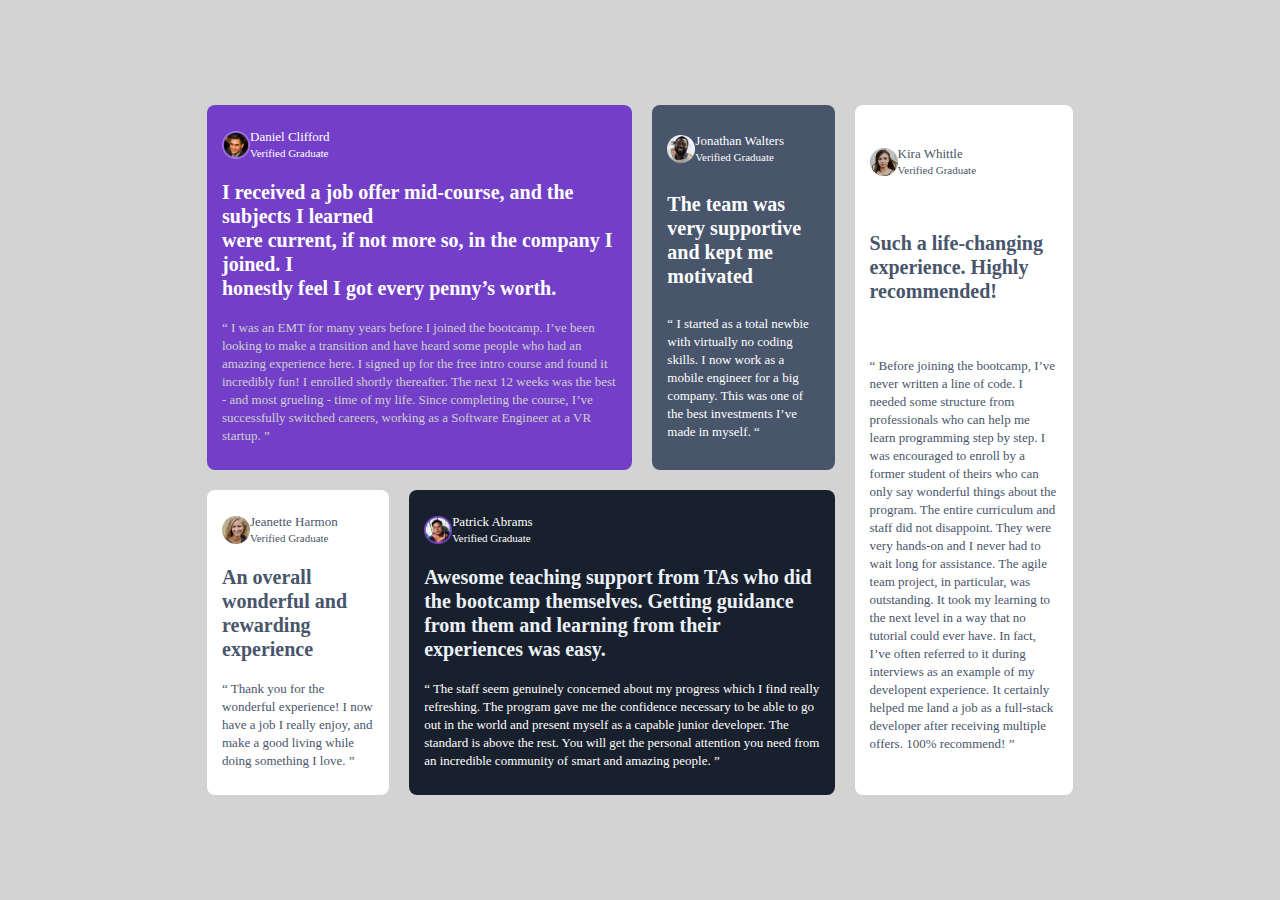
<file: index.html>
<!DOCTYPE html>
<html lang="en">
  <head>
    <meta charset="UTF-8" />
    <meta name="viewport" content="width=device-width, initial-scale=1.0" />
    <link rel="stylesheet" href="style.css" />
    <title>Document</title>
  </head>
  <body>
    <div class="container">
      <div class="boxviol">
        <div class="boxspace">
          <div class="boxhed">
            <img src="./images/deniel.png" alt="deniel" class="img" />
          </div>
          <div class="child_div">
            <h6 class="name">Daniel Clifford</h6>
            <span class="status colorw"> Verified Graduate</span>
          </div>
        </div>

        <h1 class="heading">
          I received a job offer mid-course, and the subjects I learned <br>were
          current, if not more so, in the company I joined. I <br>honestly feel I
          got every penny’s worth.
        </h1>
        <p class="about">
          “ I was an EMT for many years before I joined the bootcamp. I’ve been
          looking to make a transition and have heard some people who had an
          amazing experience here. I signed up for the free intro course and
          found it incredibly fun! I enrolled shortly thereafter. The next 12
          weeks was the best - and most grueling - time of my life. Since
          completing the course, I’ve successfully switched careers, working as
          a Software Engineer at a VR startup. ”
        </p>
      </div>

      <div class="boxgray">
        <div class="boxspace">
          <div class="boxhed">
            <img src="./images/jon.png" alt="jon" class="img" />
          </div>
          <div class="child_div">
            <h6 class="name">Jonathan Walters</h6>
            <span class="status colorw"> Verified Graduate</span>
          </div>
        </div>
        <h1 class="heading2">
          The team was very supportive and kept me motivated
        </h1>
        <p class="about2">
          “ I started as a total newbie with virtually no coding skills. I now
          work as a mobile engineer for a big company. This was one of the best
          investments I’ve made in myself. “
        </p>
      </div>
      <div class="boxwhite">
        <div class="boxspace">
          <div class="boxhed">
            <img src="./images/jen.png" alt="jen" class="img" />
          </div>
          <div class="child_div">
            <h6 class="name colorg">Jeanette Harmon</h6>
            <span class="status colorg"> Verified Graduate</span>
          </div>
        </div>

        <h1 class="heading3">An overall wonderful and rewarding experience</h1>
        <p class="about3">
          “ Thank you for the wonderful experience! I now have a job I really
          enjoy, and make a good living while doing something I love. ”
        </p>
      </div>
      <div class="boxblack">
        <div class="boxspace">
          <div class="boxhed">
            <img src="./images/patric.png" alt="patric" class="img" />
          </div>
          <div class="child_div">
            <h6 class="name" id="color">Patrick Abrams</h6>
            <span class="status colorw"> Verified Graduate</span>
          </div>
        </div>

        <h1 class="heading4">
          Awesome teaching support from TAs who did the bootcamp themselves.
          Getting guidance from them and learning from their experiences was
          easy.
        </h1>
        <p class="about4">
          “ The staff seem genuinely concerned about my progress which I find
          really refreshing. The program gave me the confidence necessary to be
          able to go out in the world and present myself as a capable junior
          developer. The standard is above the rest. You will get the personal
          attention you need from an incredible community of smart and amazing
          people. ”
        </p>
      </div>
      <div class="boxlarge">
        <div class="boxspace">
          <div class="boxhed">
            <img src="./images/kira.png" alt="kira" class="img" />
          </div>
          <div class="child_div">
            <h6 class="name colorg">Kira Whittle</h6>
            <span class="status colorg"> Verified Graduate</span>
          </div>
        </div>

        <h1 class="heading5">
          Such a life-changing experience. Highly recommended!
        </h1>
        <p class="about5">
          “ Before joining the bootcamp, I’ve never written a line of code. I
          needed some structure from professionals who can help me learn
          programming step by step. I was encouraged to enroll by a former
          student of theirs who can only say wonderful things about the program.
          The entire curriculum and staff did not disappoint. They were very
          hands-on and I never had to wait long for assistance. The agile team
          project, in particular, was outstanding. It took my learning to the
          next level in a way that no tutorial could ever have. In fact, I’ve
          often referred to it during interviews as an example of my developent
          experience. It certainly helped me land a job as a full-stack
          developer after receiving multiple offers. 100% recommend! ”
        </p>
      </div>
    </div>
  </body>
</html>
</file>
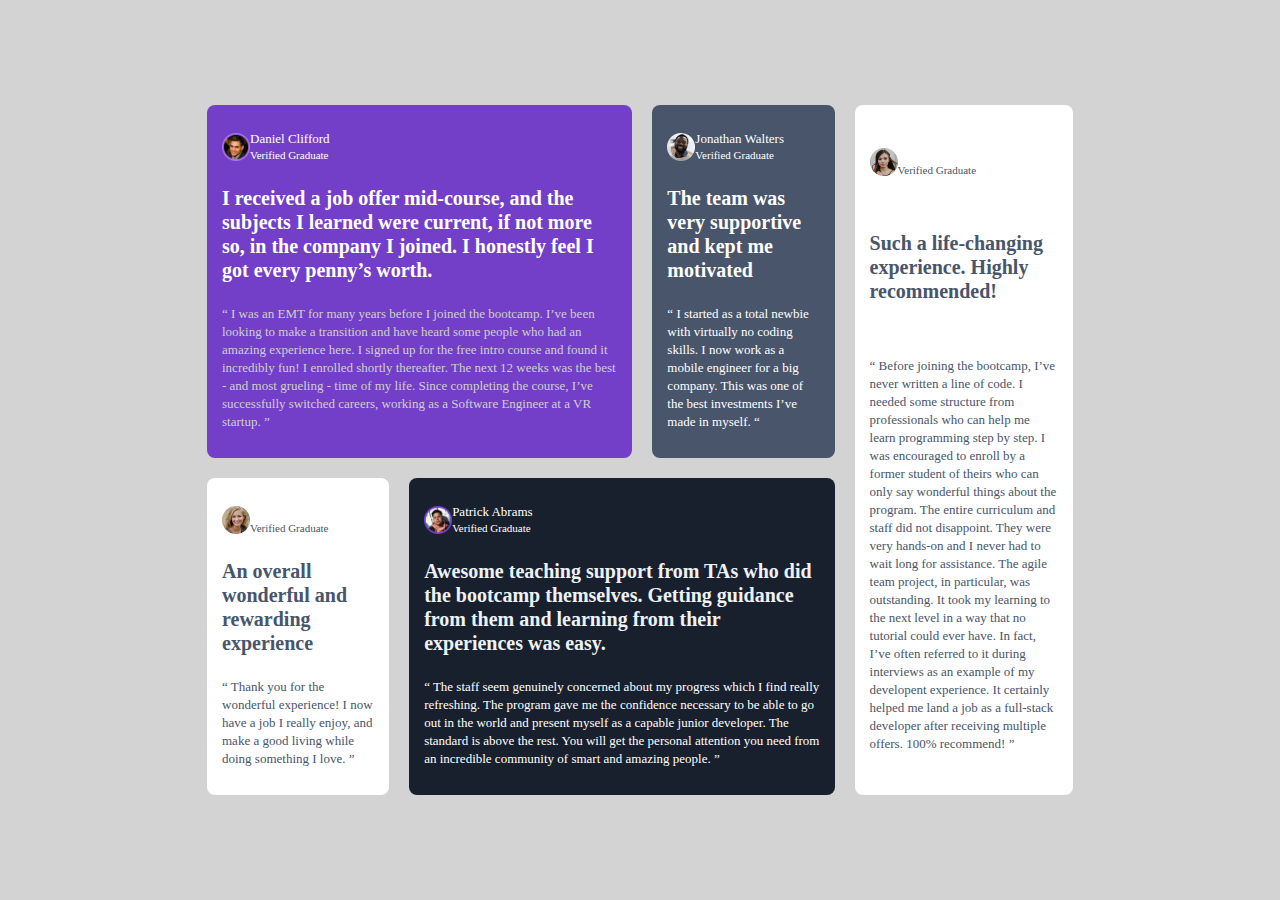
<file: idnex.html>
<!DOCTYPE html>
<html lang="en">
  <head>
    <meta charset="UTF-8" />
    <meta name="viewport" content="width=device-width, initial-scale=1.0" />
    <link rel="stylesheet" href="style.css" />
    <title>Document</title>
  </head>
  <body>
    <div class="container">
      <div class="boxviol">
        <div class="boxspace">
          <div class="boxhed">
            <img src="./images/deniel.png" alt="deniel" class="img" />
          </div>
          <div class="child_div">
            <h6 class="name">Daniel Clifford</h6>
            <span class="status colorw"> Verified Graduate</span>
          </div>
        </div>

        <h1 class="heading">
          I received a job offer mid-course, and the subjects I learned were
          current, if not more so, in the company I joined. I honestly feel I
          got every penny’s worth.
        </h1>
        <p class="about">
          “ I was an EMT for many years before I joined the bootcamp. I’ve been
          looking to make a transition and have heard some people who had an
          amazing experience here. I signed up for the free intro course and
          found it incredibly fun! I enrolled shortly thereafter. The next 12
          weeks was the best - and most grueling - time of my life. Since
          completing the course, I’ve successfully switched careers, working as
          a Software Engineer at a VR startup. ”
        </p>
      </div>

      <div class="boxgray">
        <div class="boxspace">
          <div class="boxhed">
            <img src="./images/jon.png" alt="jon" class="img" />
          </div>
          <div class="child_div">
            <h6 class="name">Jonathan Walters</h6>
            <span class="status colorw"> Verified Graduate</span>
          </div>
        </div>
        <h1 class="heading2">
          The team was very supportive and kept me motivated
        </h1>
        <p class="about2">
          “ I started as a total newbie with virtually no coding skills. I now
          work as a mobile engineer for a big company. This was one of the best
          investments I’ve made in myself. “
        </p>
      </div>
      <div class="boxwhite">
        <div class="boxspace">
          <div class="boxhed">
            <img src="./images/jen.png" alt="jen" class="img" />
          </div>
          <div class="child_div">
            <h6 class="name">Jeanette Harmon</h6>
            <span class="status colorg"> Verified Graduate</span>
          </div>
        </div>

        <h1 class="heading3">An overall wonderful and rewarding experience</h1>
        <p class="about3">
          “ Thank you for the wonderful experience! I now have a job I really
          enjoy, and make a good living while doing something I love. ”
        </p>
      </div>
      <div class="boxblack">
        <div class="boxspace">
          <div class="boxhed">
            <img src="./images/patric.png" alt="patric" class="img" />
          </div>
          <div class="child_div">
            <h6 class="name" id="color">Patrick Abrams</h6>
            <span class="status colorw"> Verified Graduate</span>
          </div>
        </div>

        <h1 class="heading4">
          Awesome teaching support from TAs who did the bootcamp themselves.
          Getting guidance from them and learning from their experiences was
          easy.
        </h1>
        <p class="about4">
          “ The staff seem genuinely concerned about my progress which I find
          really refreshing. The program gave me the confidence necessary to be
          able to go out in the world and present myself as a capable junior
          developer. The standard is above the rest. You will get the personal
          attention you need from an incredible community of smart and amazing
          people. ”
        </p>
      </div>
      <div class="boxlarge">
        <div class="boxspace">
          <div class="boxhed">
            <img src="./images/kira.png" alt="kira" class="img" />
          </div>
          <div class="child_div">
            <h6 class="name">Kira Whittle</h6>
            <span class="status colorg"> Verified Graduate</span>
          </div>
        </div>

        <h1 class="heading5">
          Such a life-changing experience. Highly recommended!
        </h1>
        <p class="about5">
          “ Before joining the bootcamp, I’ve never written a line of code. I
          needed some structure from professionals who can help me learn
          programming step by step. I was encouraged to enroll by a former
          student of theirs who can only say wonderful things about the program.
          The entire curriculum and staff did not disappoint. They were very
          hands-on and I never had to wait long for assistance. The agile team
          project, in particular, was outstanding. It took my learning to the
          next level in a way that no tutorial could ever have. In fact, I’ve
          often referred to it during interviews as an example of my developent
          experience. It certainly helped me land a job as a full-stack
          developer after receiving multiple offers. 100% recommend! ”
        </p>
      </div>
    </div>
  </body>
</html>
</file>
<file: style.css>
* {
  box-sizing: border-box;
  margin: 0;
}
body {
  height: 100vh;
  display: flex;
  justify-content: center;
  align-items: center;
  background-color: lightgray;
}

.container {
    width: 70%;
    height: 80vh;
  display: grid;
  grid-template-areas:
    "deniel deniel deniel deniel jon  kira"
    "deniel deniel deniel deniel jon kira"
    "deniel deniel deniel deniel jon kira"
    "jen patric patric patric patric kira"
    "jen patric patric patric patric kira"
    "jen patric patric patric patric kira";
  gap: 20px;
  padding: 15px;
}
.boxviol {
  border-radius: 8px;
  background: #733fc8;
  grid-area: deniel;
  display: grid;
  justify-content: center;
  align-items: center;
  padding: 15px;
}
.boxhed {
  display: flex;
  justify-content: space-between;
  align-items: center;

}

.name {
  font-size: 13px;
  font-weight: 500;
  line-height: 13px;
  color: #ffffff;
}
.status {
  font-size: 11px;
  font-weight: 500;
  line-height: 11px;
  text-align: left;
}
.heading {
  font-size: 20px;
  font-weight: 600;
  line-height: 24px;
  text-align: left;
  color: #ffffff;
}
.about {
  font-size: 13px;
  font-weight: 500;
  line-height: 18px;
  text-align: left;
  color: #cfcfcf;
  justify-content: center;
  align-items: center;
  display: grid;
  gap: 5px;
}

.boxgray {
  border-radius: 8px;
  background: #48556a;
  grid-area: jon;
  display: grid;
  justify-content: center;
  align-items: center;
  padding: 15px;
}
.heading2 {
  font-size: 20px;
  font-weight: 600;
  line-height: 24px;
  text-align: left;
  color: #ffffff;
}
.about2 {
  font-size: 13px;
  font-weight: 500;
  line-height: 18px;
  text-align: left;
  color: #ffffff;
}
.boxwhite {
  border-radius: 8px;
  opacity: 0px;
  background: #ffffff;
  grid-area: jen;
  display: grid;
  justify-content: center;
  align-items: center;
  padding: 15px;
}
.heading3 {
  font-size: 20px;
  font-weight: 600;
  line-height: 24px;
  text-align: left;
  color: #48556a;
}
.about3 {
  font-size: 13px;
  font-weight: 500;
  line-height: 18px;
  text-align: left;
  color: #48556a;
}
.boxblack {
  border-radius: 8px;
  background: #19202d;
  grid-area: patric;
  display: grid;
  justify-content: center;
  align-items: center;
  padding: 5px;
  padding: 15px;
}
.heading4 {
  font-size: 20px;
  font-weight: 600;
  line-height: 24px;
  text-align: left;
  color: #ecf2f8;
}
.about4 {
  font-size: 13px;
  font-weight: 500;
  line-height: 18px;
  text-align: left;
  color: #ffffff;
}
.boxlarge {
  border-radius: 8px;
  opacity: 0px;
  background: #ffffff;
  grid-area: kira;
  display: grid;
  justify-content: center;
  align-items: center;
  padding-bottom: 5px;
  padding: 15px;
}
.heading5 {
  font-size: 20px;
  font-weight: 600;
  line-height: 24px;
  text-align: left;
  color: #48556a;
}
.about5 {
  font-size: 13px;
  font-weight: 500;
  line-height: 18px;
  text-align: left;
  color: #48556a;
}
#color {
  color: white;
}
.colorw {
  color: #ffffff;
}
.colorg {
  color: #48556a;
}
.img {
  width: 28px;
  height: 28px;
}
.child_div {
  margin: 0;
  padding: 0;
}
.boxspace {
  display: flex;
  justify-content: flex-start;
  align-items: center;
}
</file>
